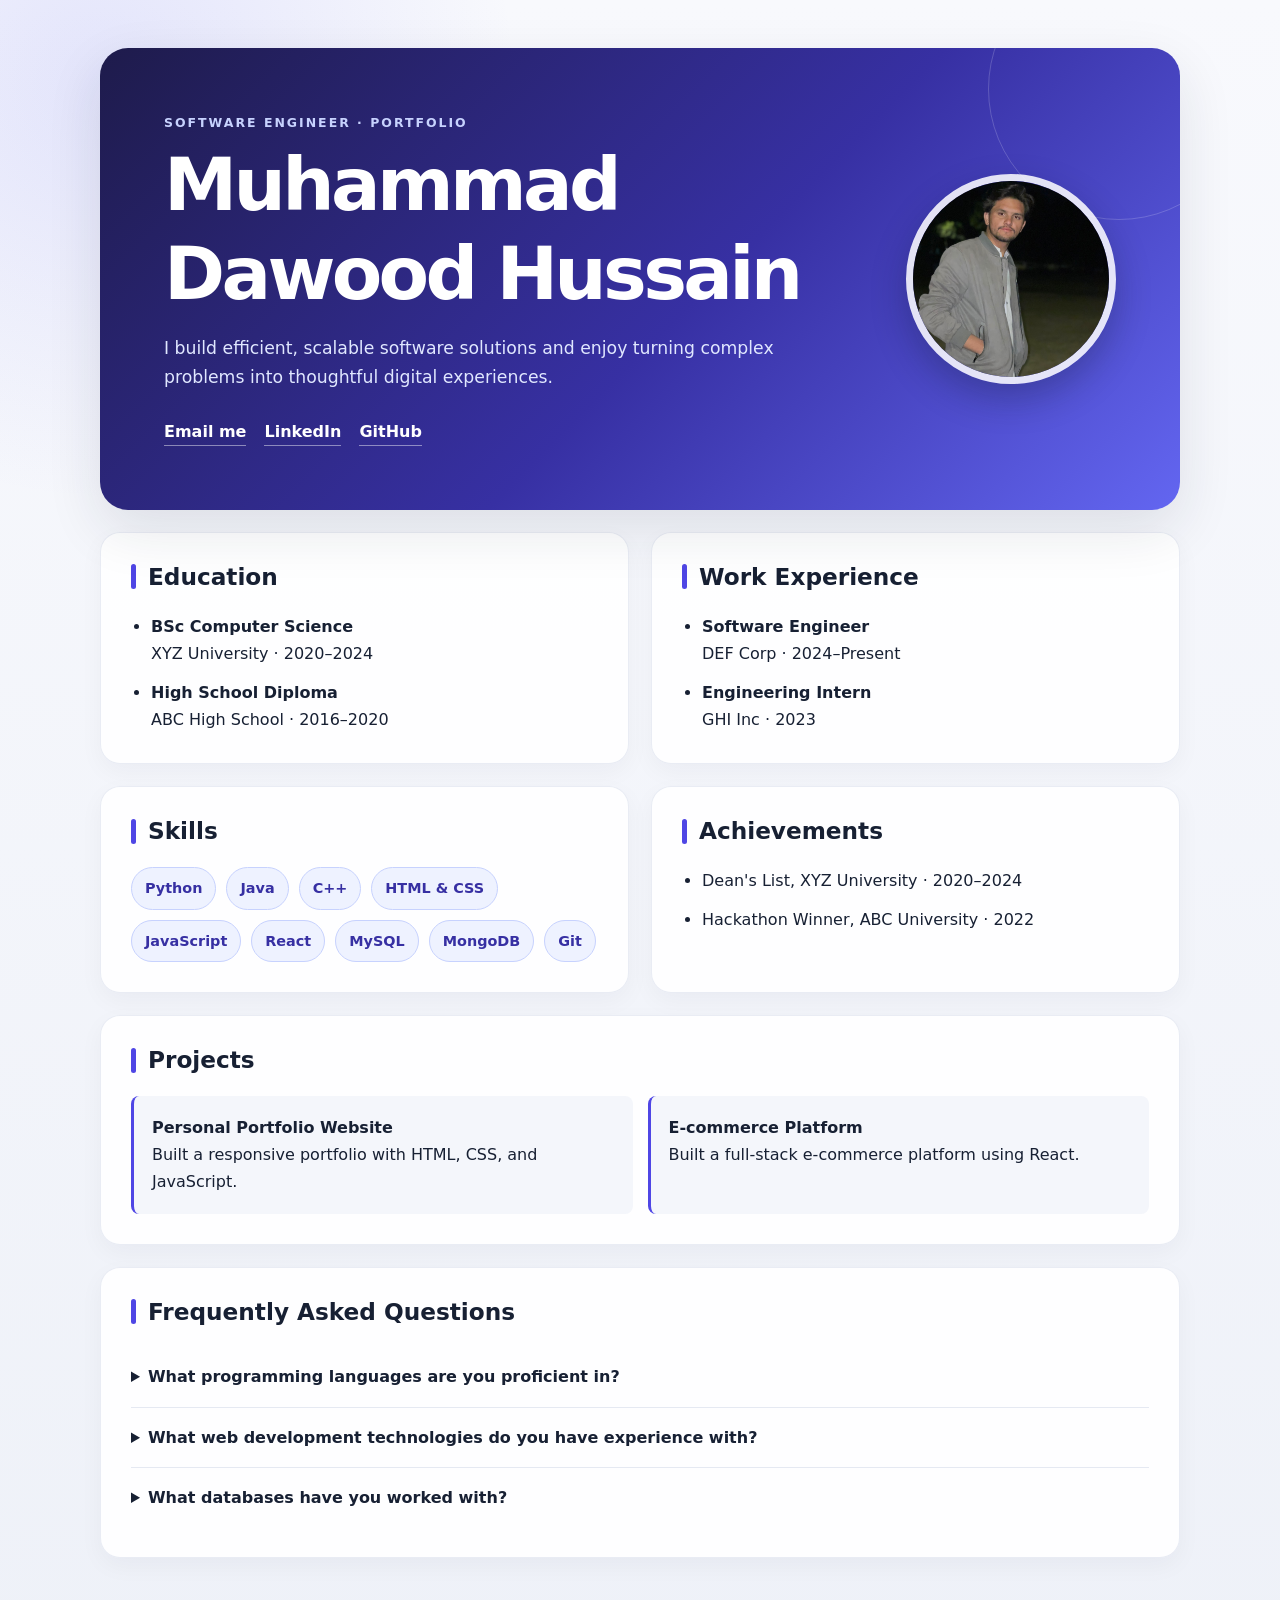
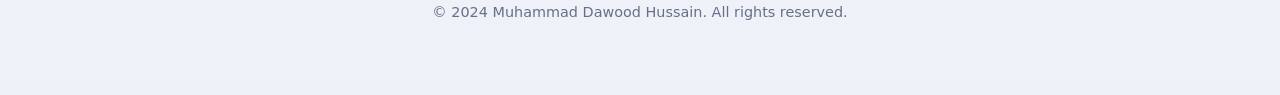
<file: P/index.html>
<!DOCTYPE html>
<html lang="en">
<head>
    <meta charset="UTF-8">
    <meta name="viewport" content="width=device-width, initial-scale=1.0">
    <title>Muhammad Dawood Hussain | Software Engineer</title>
    <style>
        :root {
            --ink: #172033;
            --muted: #657089;
            --primary: #4f46e5;
            --primary-dark: #3730a3;
            --surface: #ffffff;
            --soft: #f4f6fb;
            --line: #e5e9f2;
            --shadow: 0 20px 55px rgba(24, 32, 56, 0.11);
        }

        * {
            box-sizing: border-box;
        }

        html {
            scroll-behavior: smooth;
        }

        body {
            margin: 0;
            color: var(--ink);
            background:
                radial-gradient(circle at 8% 5%, rgba(99, 102, 241, 0.14), transparent 26rem),
                linear-gradient(180deg, #f8f9fd 0%, #eef1f8 100%);
            font-family: Inter, ui-sans-serif, system-ui, -apple-system, BlinkMacSystemFont, "Segoe UI", sans-serif;
            line-height: 1.7;
        }

        .page {
            width: min(1080px, calc(100% - 32px));
            margin: 48px auto;
        }

        .hero {
            display: grid;
            grid-template-columns: 1fr auto;
            gap: 32px;
            align-items: center;
            padding: clamp(28px, 6vw, 64px);
            color: #fff;
            border-radius: 28px;
            background: linear-gradient(135deg, #1e1b4b 0%, #3730a3 55%, #6366f1 100%);
            box-shadow: var(--shadow);
            overflow: hidden;
            position: relative;
        }

        .hero::after {
            content: "";
            width: 260px;
            height: 260px;
            border: 1px solid rgba(255, 255, 255, 0.18);
            border-radius: 50%;
            position: absolute;
            right: -70px;
            top: -90px;
        }

        .eyebrow {
            margin: 0 0 8px;
            color: #c7d2fe;
            font-size: 0.78rem;
            font-weight: 700;
            letter-spacing: 0.16em;
            text-transform: uppercase;
        }

        h1, h2 {
            line-height: 1.2;
            margin-top: 0;
        }

        h1 {
            margin-bottom: 16px;
            font-size: clamp(2.2rem, 6vw, 4.6rem);
            letter-spacing: -0.05em;
        }

        h2 {
            margin-bottom: 22px;
            font-size: 1.45rem;
        }

        .hero-intro {
            max-width: 630px;
            margin: 0;
            color: #e0e7ff;
            font-size: 1.08rem;
        }

        .contact-links {
            display: flex;
            flex-wrap: wrap;
            gap: 10px 18px;
            margin-top: 25px;
        }

        a {
            color: var(--primary);
            font-weight: 600;
            text-decoration: none;
        }

        .hero a {
            color: #fff;
            border-bottom: 1px solid rgba(255, 255, 255, 0.45);
        }

        a:hover {
            color: var(--primary-dark);
        }

        .hero a:hover {
            color: #c7d2fe;
        }

        .profile-image {
            width: clamp(150px, 20vw, 210px);
            height: clamp(150px, 20vw, 210px);
            object-fit: cover;
            border: 7px solid rgba(255, 255, 255, 0.85);
            border-radius: 50%;
            box-shadow: 0 15px 35px rgba(15, 23, 42, 0.28);
            position: relative;
            z-index: 1;
        }

        main {
            display: grid;
            grid-template-columns: repeat(2, minmax(0, 1fr));
            gap: 22px;
            margin-top: 22px;
        }

        section {
            padding: 30px;
            border: 1px solid rgba(229, 233, 242, 0.85);
            border-radius: 20px;
            background: rgba(255, 255, 255, 0.9);
            box-shadow: 0 8px 24px rgba(24, 32, 56, 0.04);
        }

        section.full-width {
            grid-column: 1 / -1;
        }

        .section-heading {
            display: flex;
            align-items: center;
            gap: 12px;
        }

        .section-heading::before {
            content: "";
            width: 5px;
            height: 25px;
            border-radius: 99px;
            background: var(--primary);
        }

        ul {
            margin: 0;
            padding-left: 20px;
        }

        li + li {
            margin-top: 12px;
        }

        .tag-list {
            display: flex;
            flex-wrap: wrap;
            gap: 10px;
            padding: 0;
            list-style: none;
        }

        .tag-list li {
            margin: 0;
            padding: 8px 13px;
            color: #3730a3;
            border: 1px solid #c7d2fe;
            border-radius: 999px;
            background: #eef2ff;
            font-size: 0.9rem;
            font-weight: 700;
        }

        .project-list {
            display: grid;
            grid-template-columns: repeat(2, minmax(0, 1fr));
            gap: 15px;
            padding: 0;
            list-style: none;
        }

        .project-list li {
            margin: 0;
            padding: 18px;
            border-left: 3px solid var(--primary);
            border-radius: 8px;
            background: var(--soft);
        }

        details {
            padding: 16px 0;
            border-bottom: 1px solid var(--line);
        }

        details:last-child {
            border-bottom: 0;
        }

        summary {
            cursor: pointer;
            font-weight: 700;
        }

        details p {
            margin-bottom: 0;
            color: var(--muted);
        }

        footer {
            padding: 28px 0 8px;
            color: var(--muted);
            text-align: center;
            font-size: 0.9rem;
        }

        @media (max-width: 700px) {
            .page {
                width: min(100% - 20px, 560px);
                margin: 20px auto;
            }

            .hero {
                grid-template-columns: 1fr;
                text-align: center;
            }

            .profile-image {
                grid-row: 1;
                justify-self: center;
            }

            .contact-links {
                justify-content: center;
            }

            main,
            .project-list {
                grid-template-columns: 1fr;
            }

            section {
                padding: 24px;
            }
        }
    </style>
</head>
<body>
    
    <div class="page">
        <header class="hero">
            <div>
                <p class="eyebrow">Software Engineer · Portfolio</p>
                <h1>Muhammad Dawood Hussain</h1>
                <p class="hero-intro">I build efficient, scalable software solutions and enjoy turning complex problems into thoughtful digital experiences.</p>
                <nav class="contact-links" aria-label="Contact links">
                    <a href="mailto:muhammad.dawood.hussain@example.com">Email me</a>
                    <a href="https://www.linkedin.com/in/muhammad-dawood-hussain" target="_blank" rel="noopener noreferrer">LinkedIn</a>
                    <a href="https://github.com/muhammad-dawood-hussain" target="_blank" rel="noopener noreferrer">GitHub</a>
                </nav>
            </div>
            <img class="profile-image" src="Profile.JPG" alt="Portrait of Muhammad Dawood Hussain" width="200" height="200">
        </header>

        <main>
            <section>
                <h2 class="section-heading">Education</h2>

                <ul>
                    <li><strong>BSc Computer Science</strong><br>XYZ University · 2020–2024</li>
                    <li><strong>High School Diploma</strong><br>ABC High School · 2016–2020</li>
                </ul>
            </section>

            <section>
                <h2 class="section-heading">Work Experience</h2>
                <ul>
                    <li><strong>Software Engineer</strong><br>DEF Corp · 2024–Present</li>
                    <li><strong>Engineering Intern</strong><br>GHI Inc · 2023</li>
                </ul>
            </section>

            <section>
                <h2 class="section-heading">Skills</h2>
                <ul class="tag-list">
                    <li>Python</li><li>Java</li><li>C++</li><li>HTML &amp; CSS</li>
                    <li>JavaScript</li><li>React</li><li>MySQL</li><li>MongoDB</li><li>Git</li>
                </ul>
            </section>

            <section>
                <h2 class="section-heading">Achievements</h2>
                <ul>
                    <li>Dean's List, XYZ University · 2020–2024</li>
                    <li>Hackathon Winner, ABC University · 2022</li>
                </ul>
            </section>

            <section class="full-width">
                <h2 class="section-heading">Projects</h2>
                <ul class="project-list">
                    <li><strong>Personal Portfolio Website</strong><br>Built a responsive portfolio with HTML, CSS, and JavaScript.</li>
                    <li><strong>E-commerce Platform</strong><br>Built a full-stack e-commerce platform using React.</li>
                </ul>
            </section>

            <section class="full-width">
                <h2 class="section-heading">Frequently Asked Questions</h2>

                <details>
                    <summary>What programming languages are you proficient in?</summary>
                    <p>I am proficient in Python, Java, and C++. I have experience working with these languages on various projects and have a strong understanding of their syntax and best practices.</p>
                </details>

                <details>
                    <summary>What web development technologies do you have experience with?</summary>
                    <p>I have experience with HTML, CSS, JavaScript, and React. I have built responsive websites and web applications using these technologies and am familiar with front-end development best practices.</p>
                </details>

                <details>
                    <summary>What databases have you worked with?</summary>
                    <p>I have worked with MySQL and MongoDB. I have experience designing and managing databases, writing queries, and optimizing database performance.</p>
                </details>
            </section>
        </main>

        <footer>
            <p>&copy; 2024 Muhammad Dawood Hussain. All rights reserved.</p>
        </footer>
    </div>
</body>
</html>
</file>
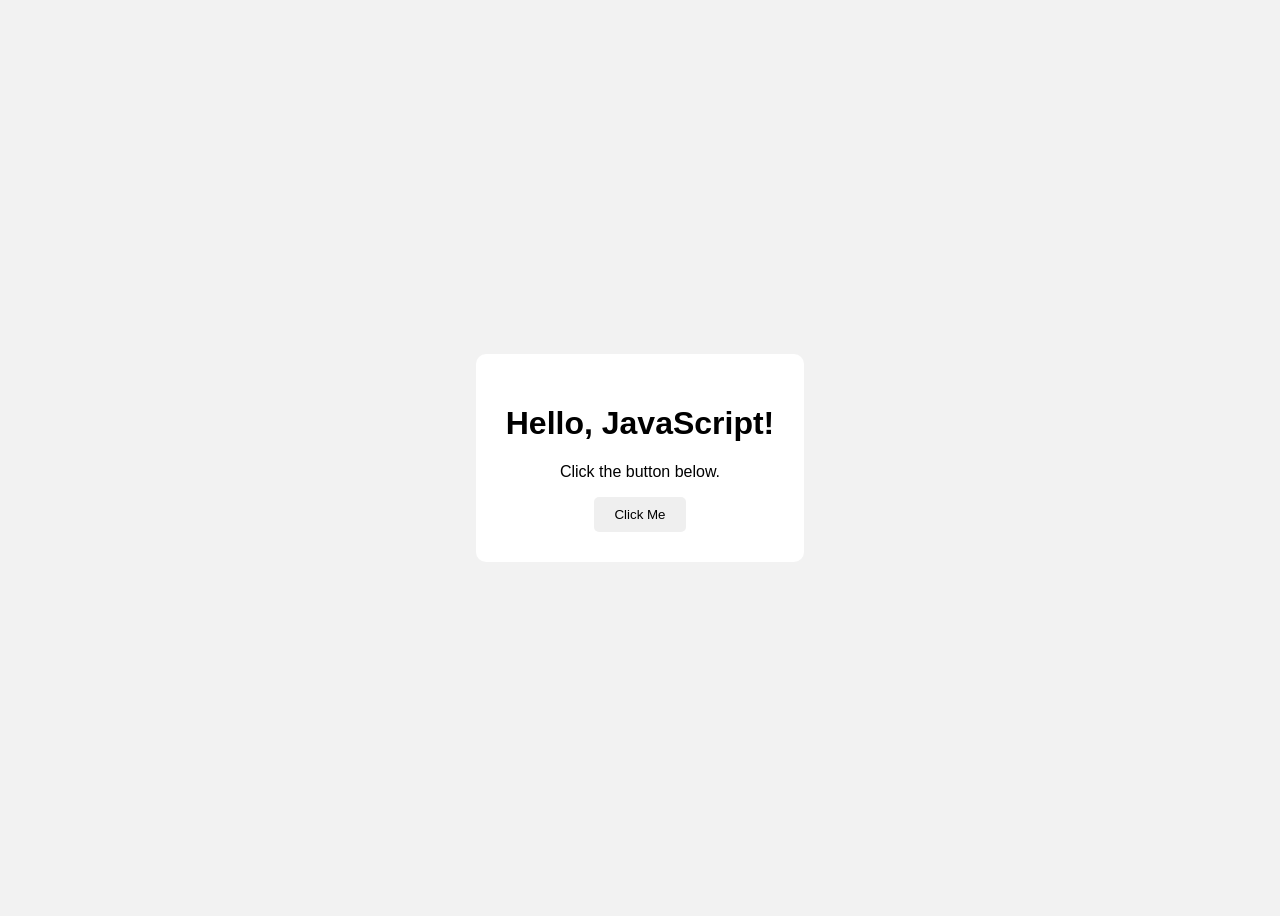
<file: P1/index.html>
<!DOCTYPE html>
<html lang="en">
<head>
    <meta charset="UTF-8">
    <meta name="viewport" content="width=device-width, initial-scale=1.0">
    <title>JavaScript Practice</title>

    <!-- Link to the external CSS file for styling the HTML elements -->
    <link rel="stylesheet" href="style.css">
</head>

<body>

    <div class="card">
        <h1 id="heading">Hello, JavaScript!</h1>

        <p id="message">Click the button below.</p>

        <button id="changeBtn">Click Me</button>
    </div>

    <!-- Link the external JavaScript file to add interactivity to the HTML elements -->
    <script src="script.js"></script>
</body>
</html>
</file>
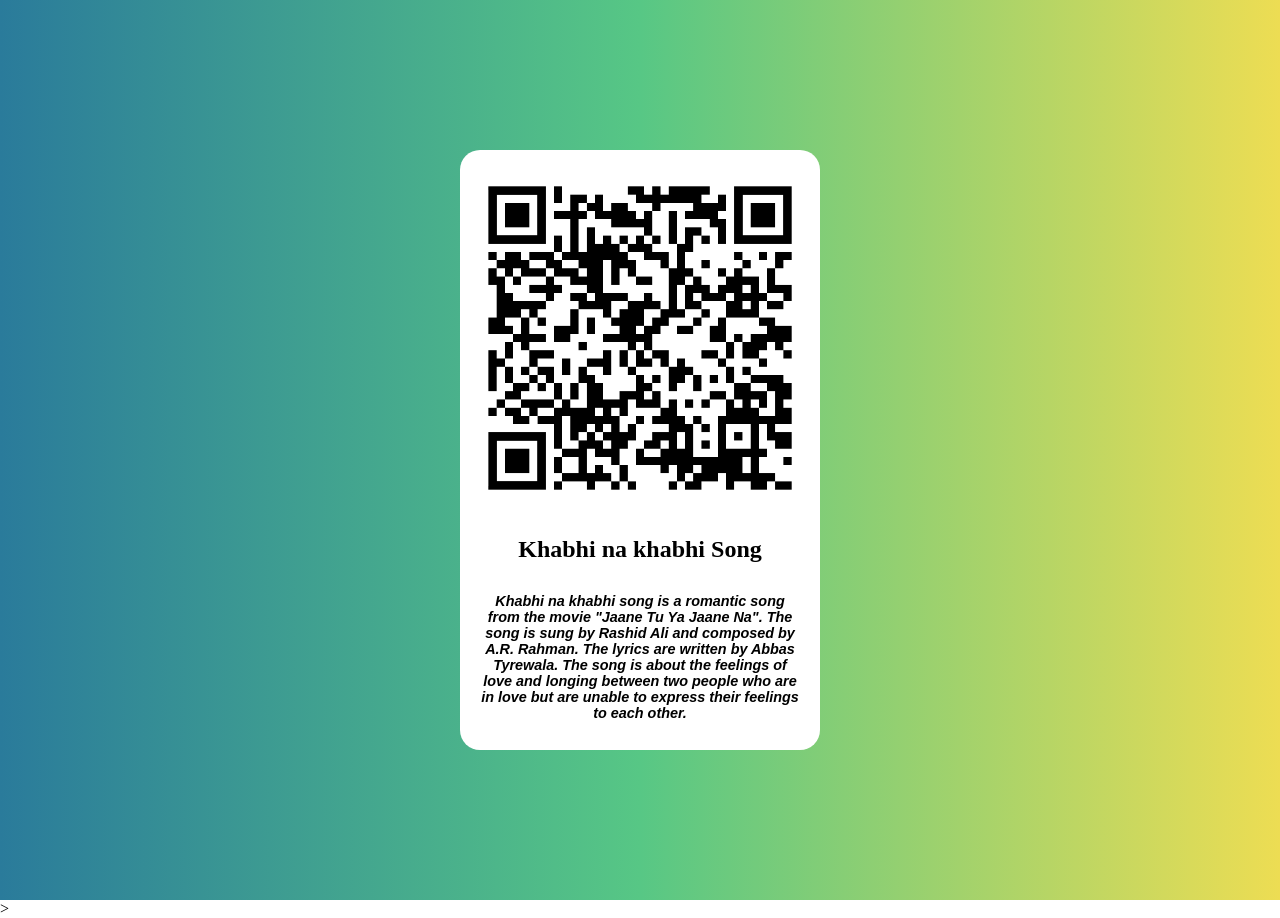
<file: P2/index.html>
<!DOCTYPE html>
<html lang="en">
<head>
    <meta charset="UTF-8">
    <meta name="viewport" content="width=device-width, initial-scale=1.0">
    <title>Cards</title>
    <style>
        *{
            margin: 0;
            padding: 0;
            box-sizing: border-box;
        }
        .container {
            width: 100vw;
            height: 100vh;
            background: #2A7B9B;
            background: linear-gradient(90deg, rgba(42, 123, 155, 1) 0%, rgba(87, 199, 133, 1) 50%, rgba(237, 221, 83, 1) 100%);
            display: flex;
            justify-content: center;
            align-items: center;
        }
        .card {
            width:  360px;
            height: 600px;
            background-color: white;
            border-radius: 20px;

            display: flex;
            flex-direction: column;
            align-items: center;
            gap: 30px;
            padding: 20px;
        }

        .card img {
            height: 60%;
            border-radius: 20px;

        }

        .card h2 {
            font-weight: bold;
            font-size: 1.5rem;
        }

        .card p {
            text-align: center;
            font-size: 0.9rem;
            font-family: sans-serif;
            font-weight: bold;
            font-style: italic;
        }
    </style>
</head>
<body>
    <div class="container">
        <div class="card">
             <img 
             src="image.png"
             /> 
             <h2>Khabhi na khabhi Song</h2>

             <p>
                Khabhi na khabhi song is a romantic song from the movie "Jaane Tu Ya Jaane Na". The song is sung by Rashid Ali and composed by A.R. Rahman. The lyrics are written by Abbas Tyrewala. The song is about the feelings of love and longing between two people who are in love but are unable to express their feelings to each other.
             </p>
        </div>
    </div>>

    </div>
</body>
</html>
</file>
<file: P1/style.css>
body {
    font-family: Arial, sans-serif;
    background-color: #f2f2f2;

    display: flex;
    justify-content: center;
    align-items: center;

    min-height: 100vh;
}

.card {
    background-color: white;
    padding: 30px;
    text-align: center;
    border-radius: 10px;
}

button {
    padding: 10px 20px;
    border: none;
    border-radius: 5px;
    cursor: pointer;
}
</file>
